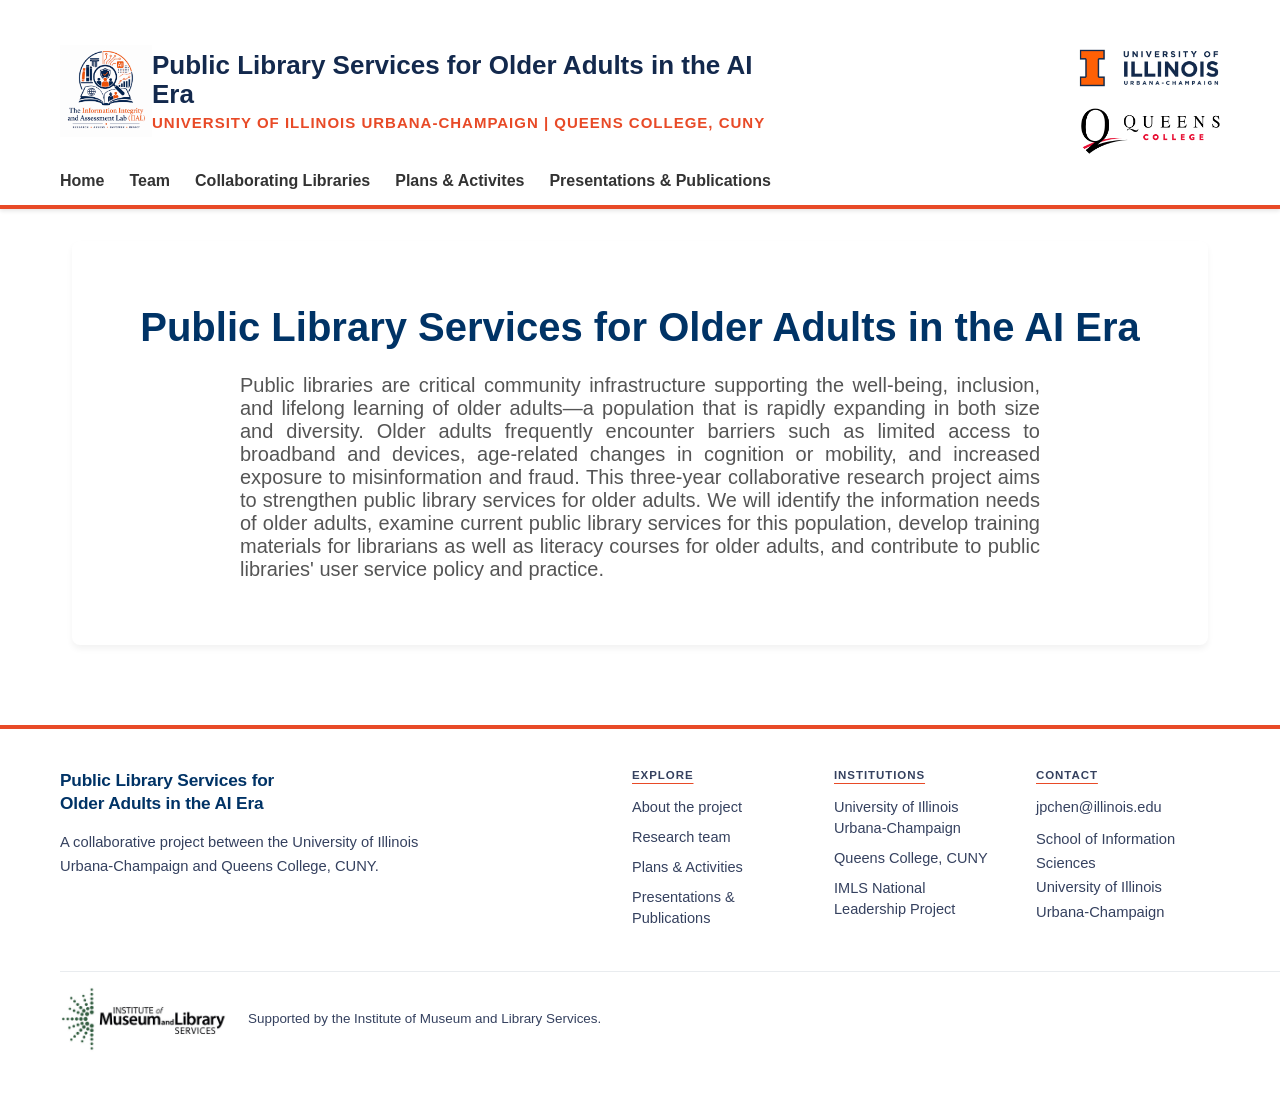
<file: html/index.html>
<!DOCTYPE html>
<html lang="en">
<head>
    <meta charset="UTF-8">
    <base target="_blank">
    <meta name="viewport" content="width=device-width, initial-scale=1.0">
    <title>Public Library Services for Older Adults in the AI Era</title>
    <link rel="stylesheet" href="assets/css/main.css">
</head>
<body data-page="home">
    <div data-header></div>

    <main>
        <div class="hero">
            <h1>Public Library Services for Older Adults in the AI Era</h1>
            <p class="lab-statement">Public libraries are critical community infrastructure supporting the well-being, inclusion, and lifelong learning of older adults—a population that is rapidly expanding in both size and diversity. Older adults frequently encounter barriers such as limited access to broadband and devices, age-related changes in cognition or mobility, and increased exposure to misinformation and fraud. This three-year collaborative research project aims to strengthen public library services for older adults. We will identify the information needs of older adults, examine current public library services for this population, develop training materials for librarians as well as literacy courses for older adults, and contribute to public libraries' user service policy and practice.</p>
        </div>

        <!-- <div class="recruit-info">
            Please contact Dr. Jiangping Chen (<a href="mailto:jpchen@illinois.edu">jpchen@illinois.edu</a>) if you are interested in joining our team. Email your resume to her before you ask for an appointment.
        </div> -->
    </main>

    <div data-footer></div>

    <script src="assets/js/main-header.js" defer></script>
</body>
</html>
</file>
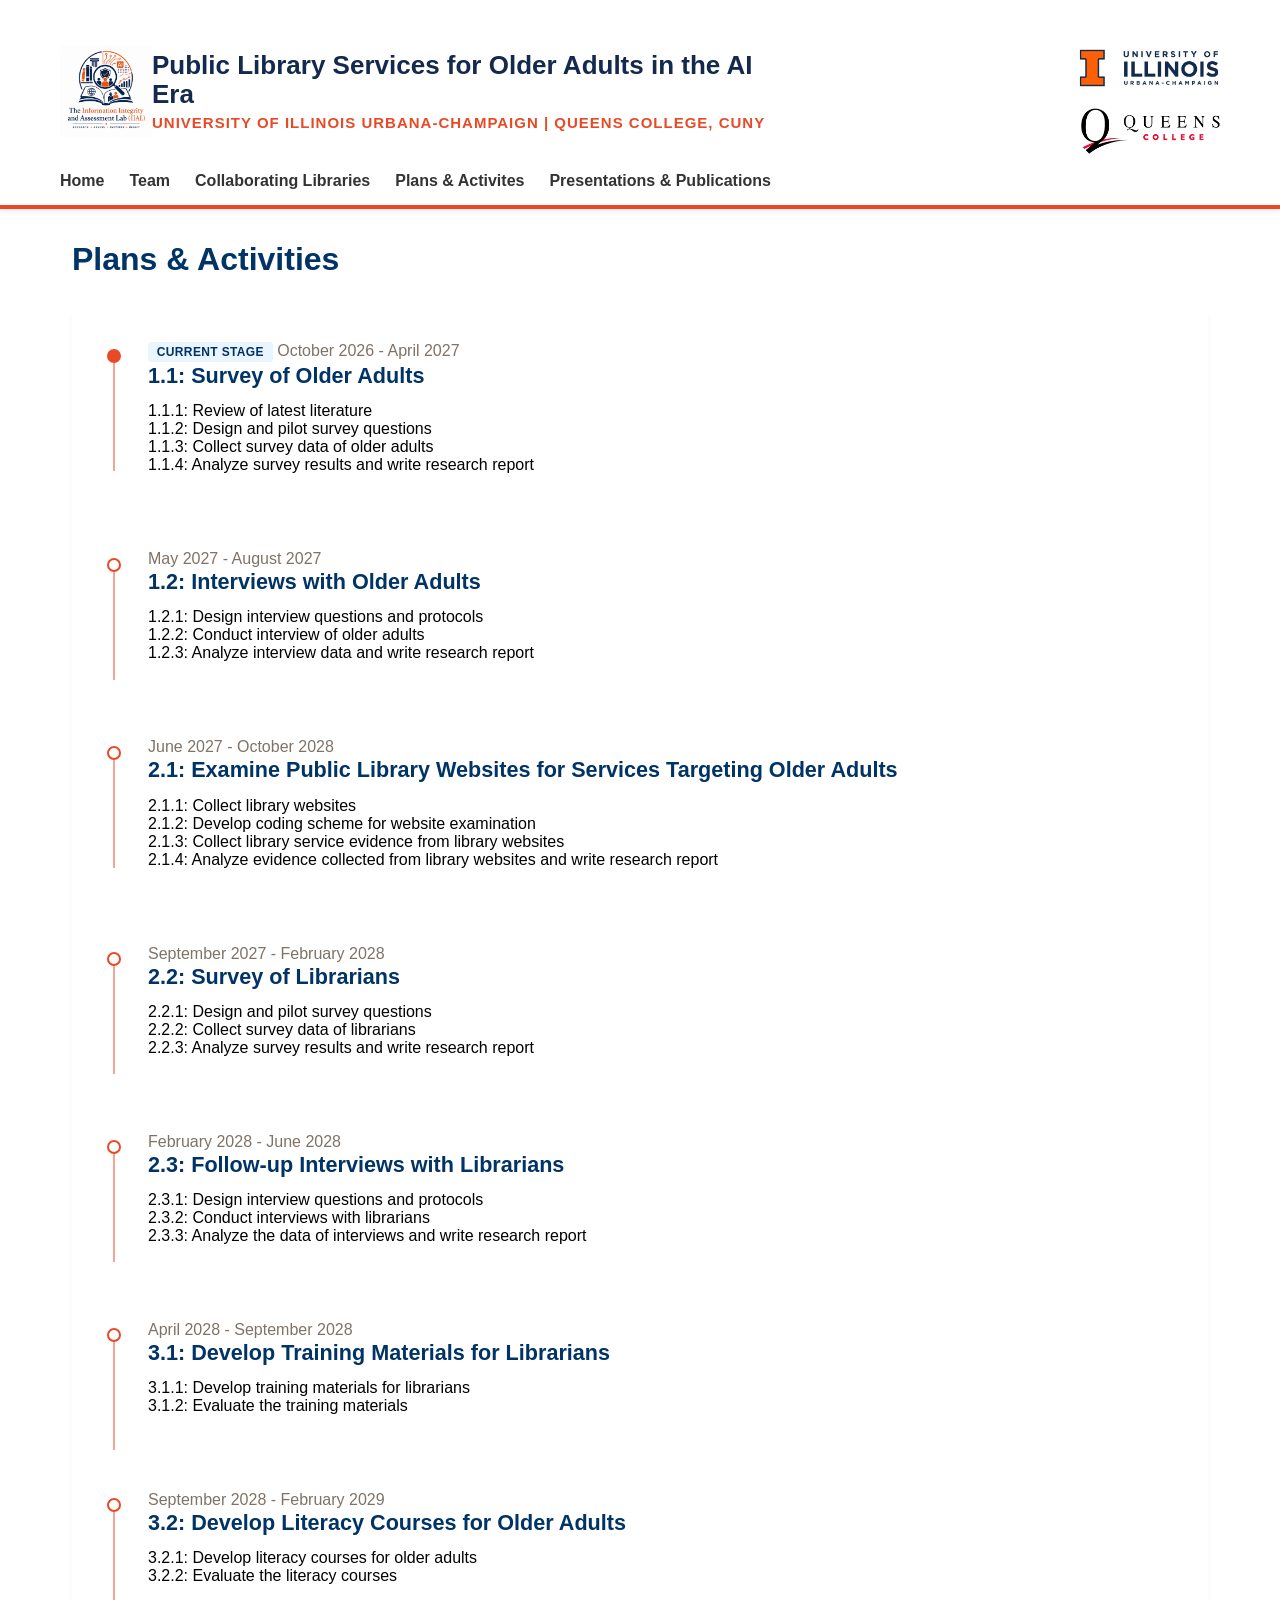
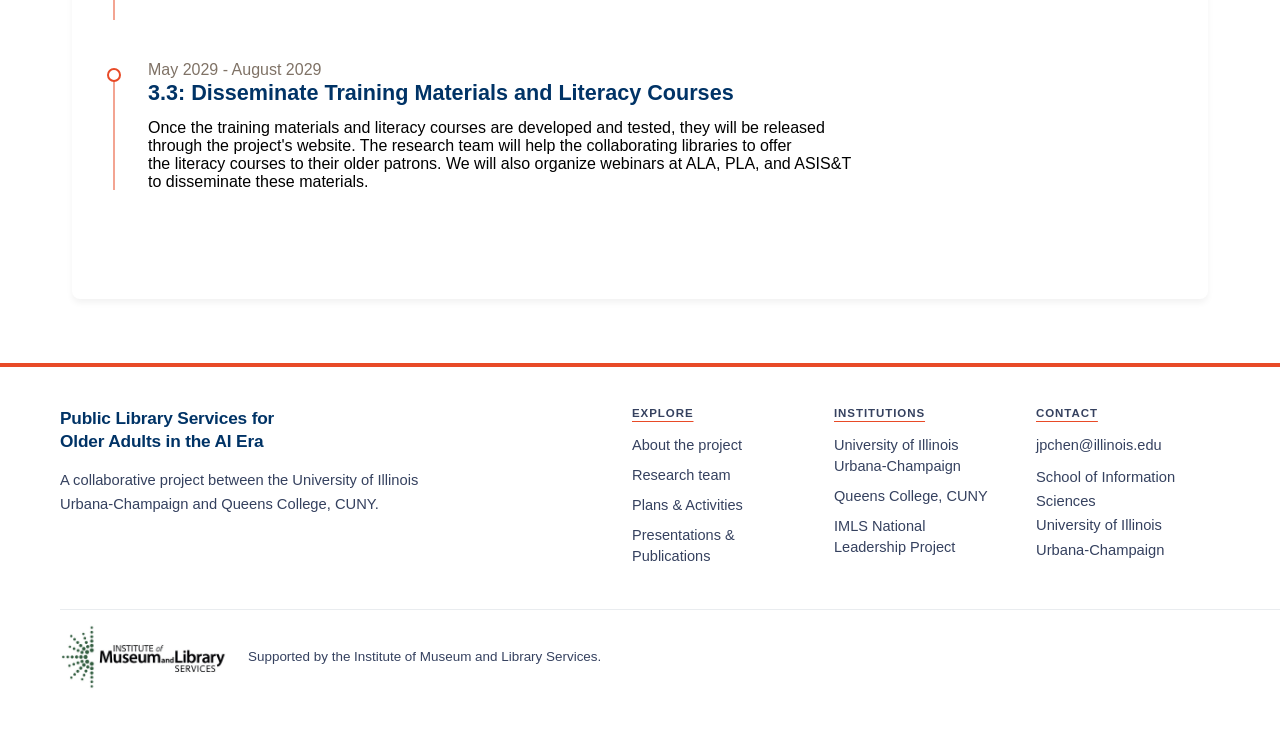
<file: html/about.html>
<!DOCTYPE html>
<html lang="en">
<head>
    <meta charset="UTF-8">
    <base target="_blank">
    <meta name="viewport" content="width=device-width, initial-scale=1.0">
    <title>Project Timeline - Public Library Services for Older Adults in the AI Era</title>
    <link rel="stylesheet" href="assets/css/main.css">
</head>

<body data-page="about">
    <div data-header></div>

    <main class="timeline-page">
        <header class="timeline-page__header">
            <h1>Plans & Activities</h1>
        </header>

        <section class="project-timeline" aria-label="Project timeline">

            <article class="timeline-item timeline-item--current">
                <div class="timeline-marker" aria-hidden="true"></div>
                <div class="timeline-item__content">
                    <div class="timeline-item__meta">
                        <span class="timeline-status">Current stage</span>
                        <time datetime="2026-10/2027-04">October 2026 - April 2027</time>
                    </div>
                    <h2>1.1: Survey of Older Adults</h2>
                    <p>
                        1.1.1: Review of latest literature<br>
                        1.1.2: Design and pilot survey questions<br>
                        1.1.3: Collect survey data of older adults<br>
                        1.1.4: Analyze survey results and write research report<br>
                    </p>
                </div>
            </article>

            <article class="timeline-item">
                <div class="timeline-marker" aria-hidden="true"></div>
                <div class="timeline-item__content">
                    <div class="timeline-item__meta">
                        <time datetime="2027-05/2027-08">May 2027 - August 2027</time>
                    </div>
                    <h2>1.2: Interviews with Older Adults</h2>
                    <p>
                        1.2.1: Design interview questions and protocols<br>
                        1.2.2: Conduct interview of older adults<br>
                        1.2.3: Analyze interview data and write research report<br>
                    </p>
                </div>
            </article>

            <article class="timeline-item">
                <div class="timeline-marker" aria-hidden="true"></div>
                <div class="timeline-item__content">
                    <div class="timeline-item__meta">
                        <time datetime="2027-06/2028-10">June 2027 - October 2028</time>
                    </div>
                    <h2>2.1: Examine Public Library Websites for Services Targeting Older Adults</h2>
                    <p>
                        2.1.1: Collect library websites<br>
                        2.1.2: Develop coding scheme for website examination<br>
                        2.1.3: Collect library service evidence from library websites<br>
                        2.1.4: Analyze evidence collected from library websites and write research report<br>
                    </p>
                </div>
            </article>

            <article class="timeline-item">
                <div class="timeline-marker" aria-hidden="true"></div>
                <div class="timeline-item__content">
                    <div class="timeline-item__meta">
                        <time datetime="2027-09/2028-02">September 2027 - February 2028</time>
                    </div>
                    <h2>2.2: Survey of Librarians</h2>
                    <p>
                        2.2.1: Design and pilot survey questions<br>
                        2.2.2: Collect survey data of librarians<br>
                        2.2.3: Analyze survey results and write research report<br>
                    </p>
                </div>
            </article>

            <article class="timeline-item">
                <div class="timeline-marker" aria-hidden="true"></div>
                <div class="timeline-item__content">
                    <div class="timeline-item__meta">
                        <time datetime="2028-02/2028-06">February 2028 - June 2028</time>
                    </div>
                    <h2>2.3: Follow-up Interviews with Librarians</h2>
                    <p>
                        2.3.1: Design interview questions and protocols<br>
                        2.3.2: Conduct interviews with librarians<br>
                        2.3.3: Analyze the data of interviews and write research report<br>
                    </p>
                </div>
            </article>

            <article class="timeline-item">
                <div class="timeline-marker" aria-hidden="true"></div>
                <div class="timeline-item__content">
                    <div class="timeline-item__meta">
                        <time datetime="2028-04/2028-09">April 2028 - September 2028</time>
                    </div>
                    <h2>3.1: Develop Training Materials for Librarians</h2>
                    <p>
                        3.1.1: Develop training materials for librarians<br>
                        3.1.2: Evaluate the training materials<br>

                    </p>
                </div>
            </article>

            <article class="timeline-item">
                <div class="timeline-marker" aria-hidden="true"></div>
                <div class="timeline-item__content">
                    <div class="timeline-item__meta">
                        <time datetime="2028-09/2029-02">September 2028 - February 2029</time>
                    </div>
                    <h2>3.2: Develop Literacy Courses for Older Adults</h2>
                    <p>
                        3.2.1: Develop literacy courses for older adults<br>
                        3.2.2: Evaluate the literacy courses<br>
                    </p>
                </div>
            </article>

            <article class="timeline-item">
                <div class="timeline-marker" aria-hidden="true"></div>
                <div class="timeline-item__content">
                    <div class="timeline-item__meta">
                        <time datetime="2029-05/2029-08">May 2029 - August 2029</time>
                    </div>
                    <h2>3.3: Disseminate Training Materials and Literacy Courses</h2>
                    <p>
                        Once the training materials and literacy courses are developed and tested, they will be released <br>through the project's website. The research team will help the collaborating libraries to offer <br>the literacy courses to their older patrons. We will also organize webinars at ALA, PLA, and ASIS&T <br>to disseminate these materials.  
                    </p>
                </div>
            </article>

        </section>
    </main>

    <div data-footer></div>
    <script src="assets/js/main-header.js" defer></script>
</body>
</html>
</file>
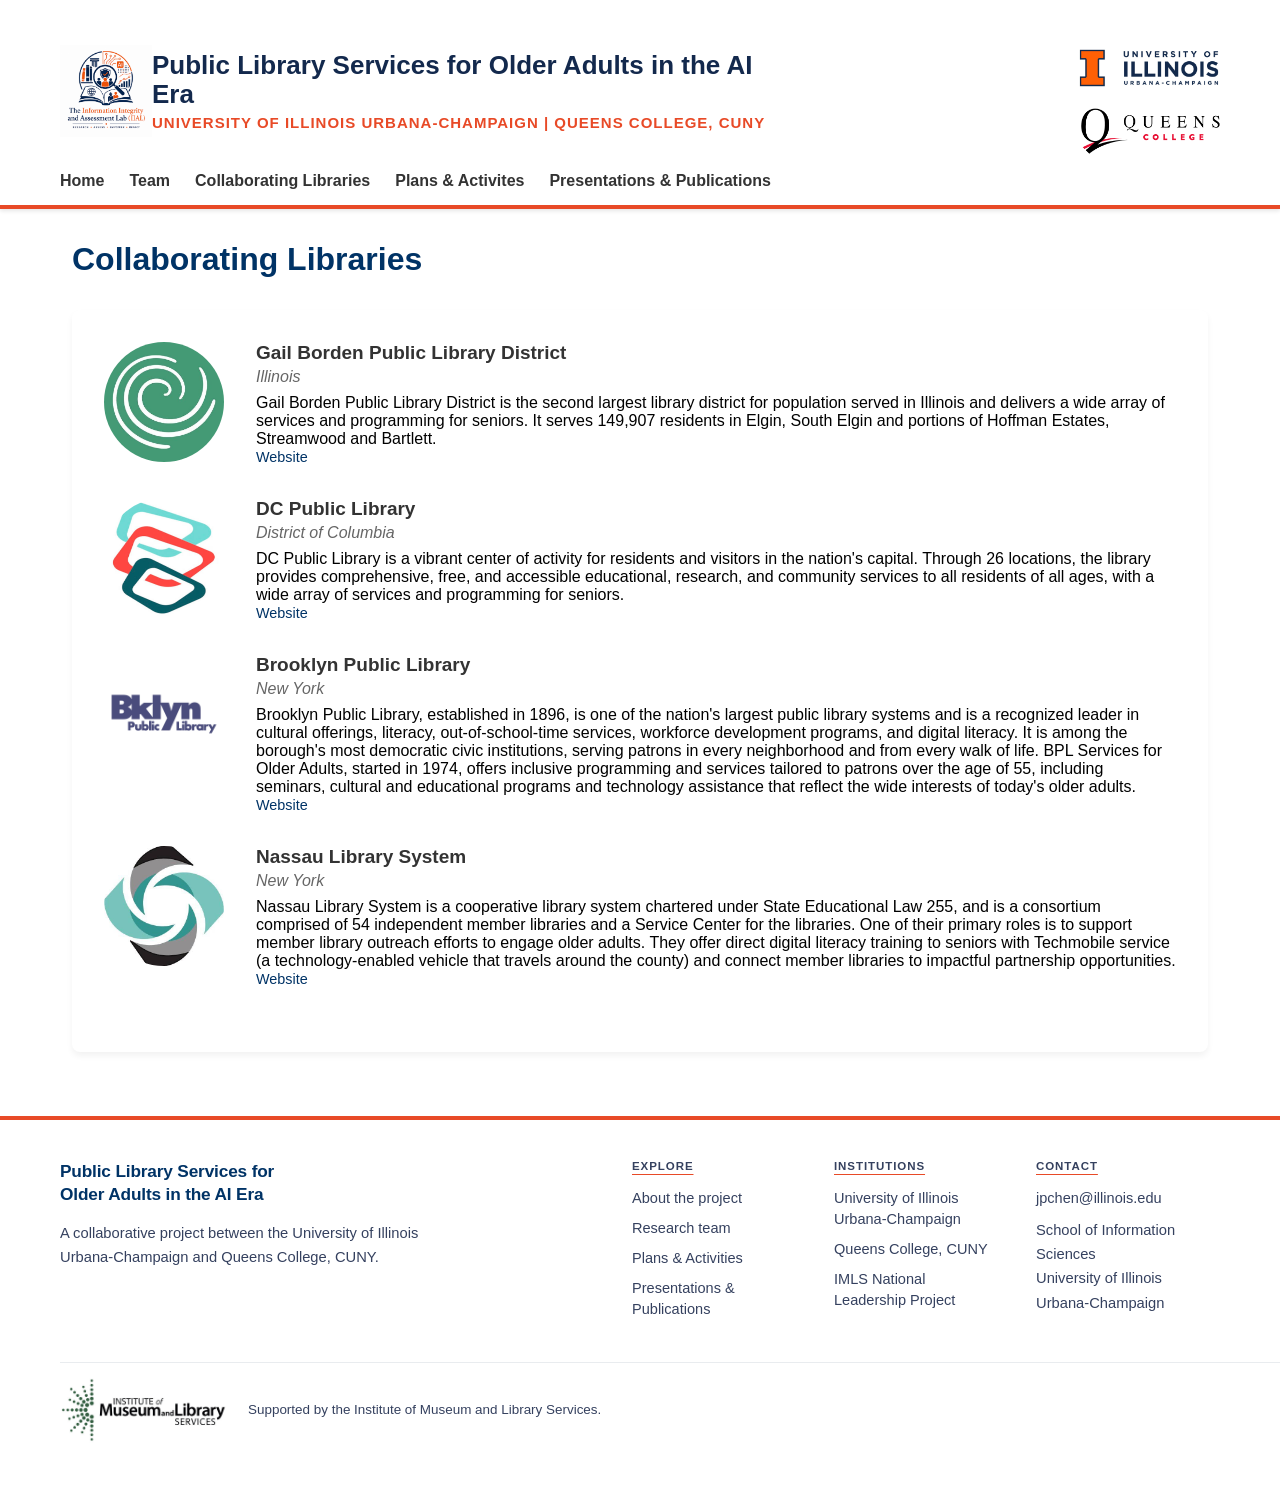
<file: html/libraries.html>
<!DOCTYPE html>
<html lang="en">
<head>
    <meta charset="UTF-8">
    <base target="_blank">
    <meta name="viewport" content="width=device-width, initial-scale=1.0">
    <title>People - Information Integrity and Assessment Lab</title>
    <link rel="stylesheet" href="assets/css/main.css">
</head>
<body data-page="people">
    <div data-header></div>

    <main>
        <h1>Collaborating Libraries</h1>

        <section>
            <!-- <h2>Collaborating Libraries</h2> -->
            <div class="person-card">
                <img
                    class="avatar"
                    src="assets/images/gail-borden.jpeg"
                    alt="Gail Borden Public Library District"
                >
                <div class="person-info">
                    <h3>
                        <a href="https://www.gailborden.info/about-the-library">Gail Borden Public Library District</a>
                    </h3>
                    <span class="person-title">Illinois</span>
                    <p>Gail Borden Public Library District is the second largest library district for population served in Illinois and delivers a wide array of services and programming for seniors. It serves 149,907 residents in Elgin, South Elgin and portions of Hoffman Estates, Streamwood and Bartlett. </p>
                    <div class="person-links">
                        <a href="https://www.gailborden.info/about-the-library">Website</a>
                    </div>
                </div>
            </div>

            <div class="person-card">
                <img
                    class="avatar"
                    src="assets/images/dc-library.jpeg"
                    alt="DC Public Library"
                >
                <div class="person-info">
                    <h3>
                        <a href="https://www.dclibrary.org/">DC Public Library</a>
                    </h3>
                    <span class="person-title">District of Columbia</span>
                    <p>DC Public Library is a vibrant center of activity for residents and visitors in the nation's capital. Through 26 locations, the library provides comprehensive, free, and accessible educational, research, and community services to all residents of all ages, with a wide array of services and programming for seniors.</p>
                    <div class="person-links">
                        <a href="https://www.dclibrary.org/">Website</a>
                    </div>
                </div>
            </div>

            <div class="person-card">
                <img
                    class="avatar"
                    src="assets/images/brooklyn-library.webp"
                    alt="Brooklyn Public Library"
                >
                <div class="person-info">
                    <h3>
                        <a href="https://www.bklynlibrary.org/">Brooklyn Public Library</a>
                    </h3>
                    <span class="person-title">New York</span>
                    <p>Brooklyn Public Library, established in 1896, is one of the nation's largest public library systems and is a recognized leader in cultural offerings, literacy, out-of-school-time services, workforce development programs, and digital literacy. It is among the borough's most democratic civic institutions, serving patrons in every neighborhood and from every walk of life. BPL Services for Older Adults, started in 1974, offers inclusive programming and services tailored to patrons over the age of 55, including seminars, cultural and educational programs and technology assistance that reflect the wide interests of today's older adults.</p>
                    <div class="person-links">
                        <a href="https://www.bklynlibrary.org/">Website</a>
                    </div>
                </div>
            </div>

            <div class="person-card">
                <img
                    class="avatar"
                    src="assets/images/nassau-library.jpeg"
                    alt="Nassau Public Library"
                >
                <div class="person-info">
                    <h3>
                        <a href="https://nassaulibrary.org/">Nassau Library System</a>
                    </h3>
                    <span class="person-title">New York</span>
                    <p>Nassau Library System is a cooperative library system chartered under State Educational Law 255, and is a consortium comprised of 54 independent member libraries and a Service Center for the libraries. One of their primary roles is to support member library outreach efforts to engage older adults. They offer direct digital literacy training to seniors with Techmobile service (a technology-enabled vehicle that travels around the county) and connect member libraries to impactful partnership opportunities.</p>
                    <div class="person-links">
                        <a href="https://nassaulibrary.org/">Website</a>
                    </div>
                </div>
            </div>
        </section>

    </main>

    <div data-footer></div>

    <script src="assets/js/main-header.js" defer></script>
</body>
</html>
</file>
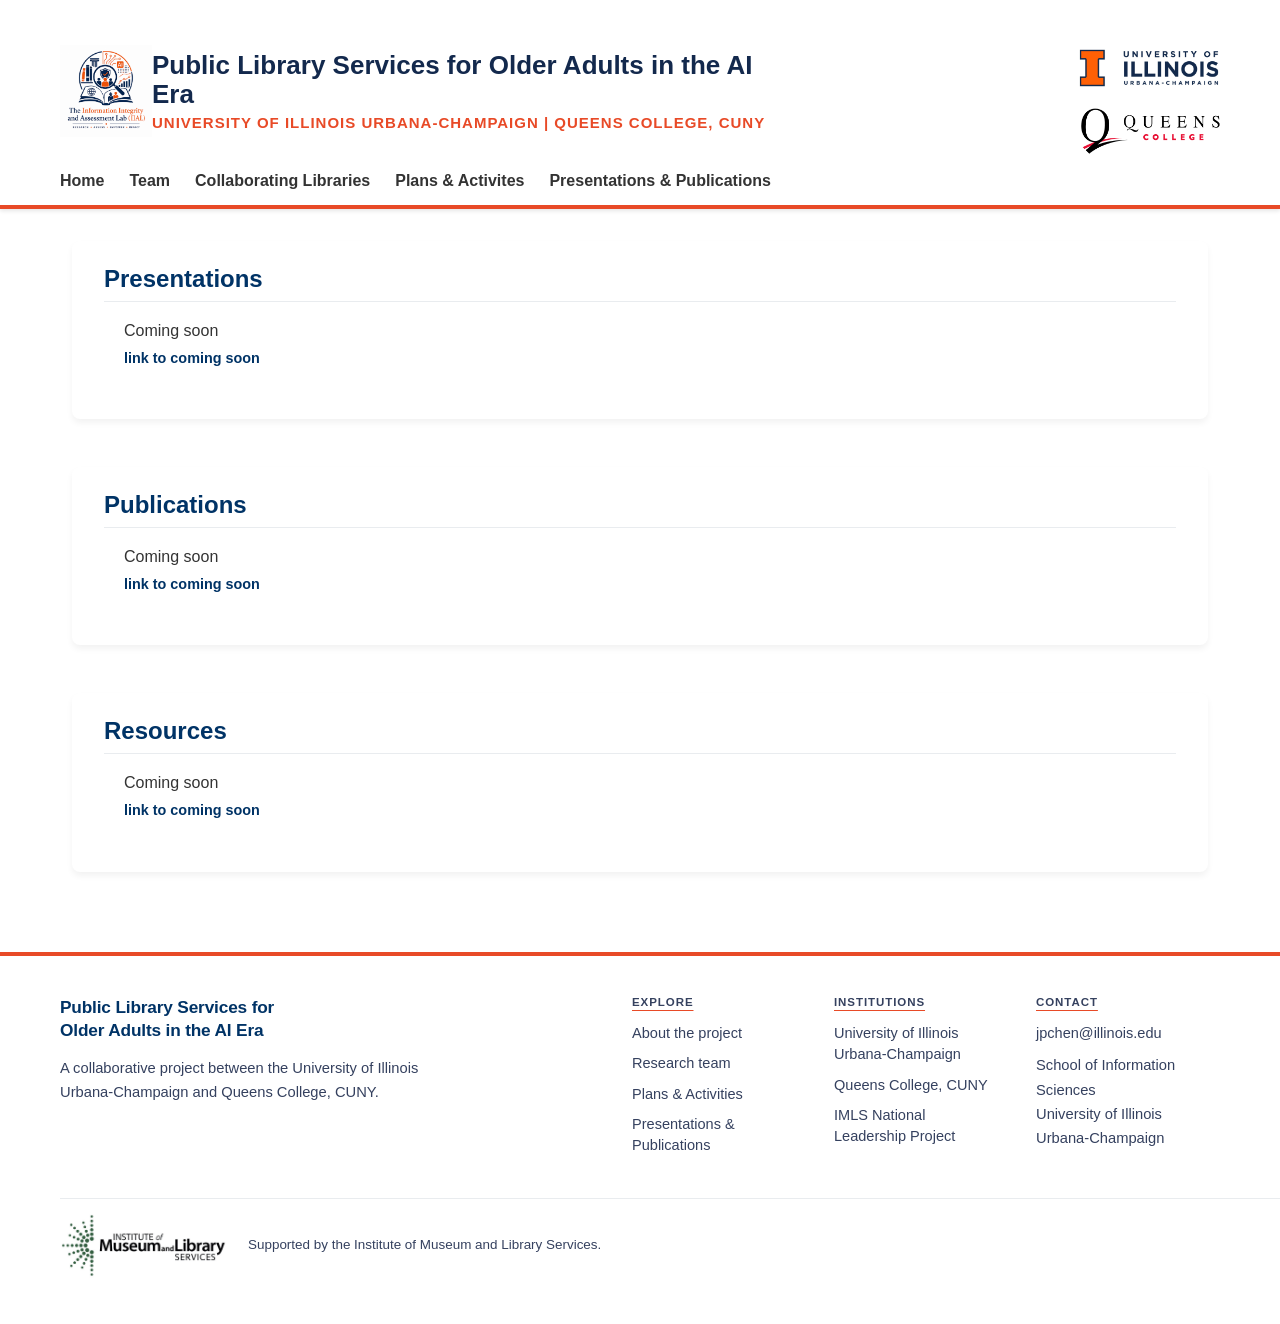
<file: html/publications.html>
<!DOCTYPE html>
<html lang="en">
<head>
    <meta charset="UTF-8">
    <base target="_blank">
    <meta name="viewport" content="width=device-width, initial-scale=1.0">
    <title>Publications - Information Integrity and Assessment Lab</title>
    <link rel="stylesheet" href="assets/css/main.css">
</head>
<body data-page="publications">
    <div data-header></div>

    <main>
        <!-- <h1>Presentations</h1> -->

        <section class="pub-category">
            <h2>Presentations</h2>
            <ul class="pub-list">
                <li><article class="pub-content">
                    <p class="pub-citation">Coming soon</p>
                    <a class="pub-link" href="https://doi.org/10.47989/ir31iConf64186">link to coming soon</a>
                </article></li>
                <!-- <li><article class="pub-content">
                    <p class="pub-citation">Chung, H.-H. & Chen, J. (2025). Misinformation detection: datasets, models and performance. Online Information Review, 49(3), 570-584.</p>
                    <a class="pub-link" href="https://doi.org/10.1108/OIR-06-2024-0388">https://doi.org/10.1108/OIR-06-2024-0388</a>
                </article></li>
                <li><article class="pub-content">
                    <p class="pub-citation">Ogbadu-Oladapo, L., Chung, H., Li, J., & Chen, J. (2023). An investigation of the use of theories in misinformation studies. Proceedings of 2023 annual conference of the American Society for Information Science and Technology, 60(1), 303-313. London, UK, October 27-31.</p>
                    <a class="pub-link" href="https://doi.org/10.1002/pra2.790">https://doi.org/10.1002/pra2.790</a>
                </article></li>
                <li><article class="pub-content">
                    <p class="pub-citation">Nguyen, H., Ogbadu-Oladapo, L., Irhamni, A., Chen, H., & Chen, J. (2023). Fighting misinformation: where are we and where to go? Proceedings of iConference 2023, 371-394. Barcelona, Spain, March 27-29.</p>
                    <a class="pub-link" href="https://dl.acm.org/doi/abs/10.1007/978-3-031-28035-1_27">https://dl.acm.org/doi/abs/10.1007/978-3-031-28035-1_27</a>
                </article></li>
                <li><article class="pub-content">
                    <p class="pub-citation">Chen, J. (2020). Beyond information organization and evaluation: how can information scientists contribute to independent thinking. Data and Information Management, 4(3), 171-176.</p>
                    <a class="pub-link" href="https://doi.org/10.2478/dim-2020-0017">https://doi.org/10.2478/dim-2020-0017</a>
                </article></li> -->
            </ul>
        </section>

        <section class="pub-category">
            <h2>Publications</h2>
            <ul class="pub-list">
                <li><article class="pub-content">
                    <p class="pub-citation">Coming soon</p>
                    <a class="pub-link" href="https://doi.org/10.47989/ir31iConf64186">link to coming soon</a>
                </article></li>
            </ul>
        </section>

        <section class="pub-category">
            <h2>Resources</h2>
            <ul class="pub-list">
                <li><article class="pub-content">
                    <p class="pub-citation">Coming soon</p>
                    <a class="pub-link" href="https://doi.org/10.47989/ir31iConf64186">link to coming soon</a>
                </article></li>
            </ul>
        </section>
    </main>

    <div data-footer></div>

    <script src="assets/js/main-header.js" defer></script>
</body>
</html>
</file>
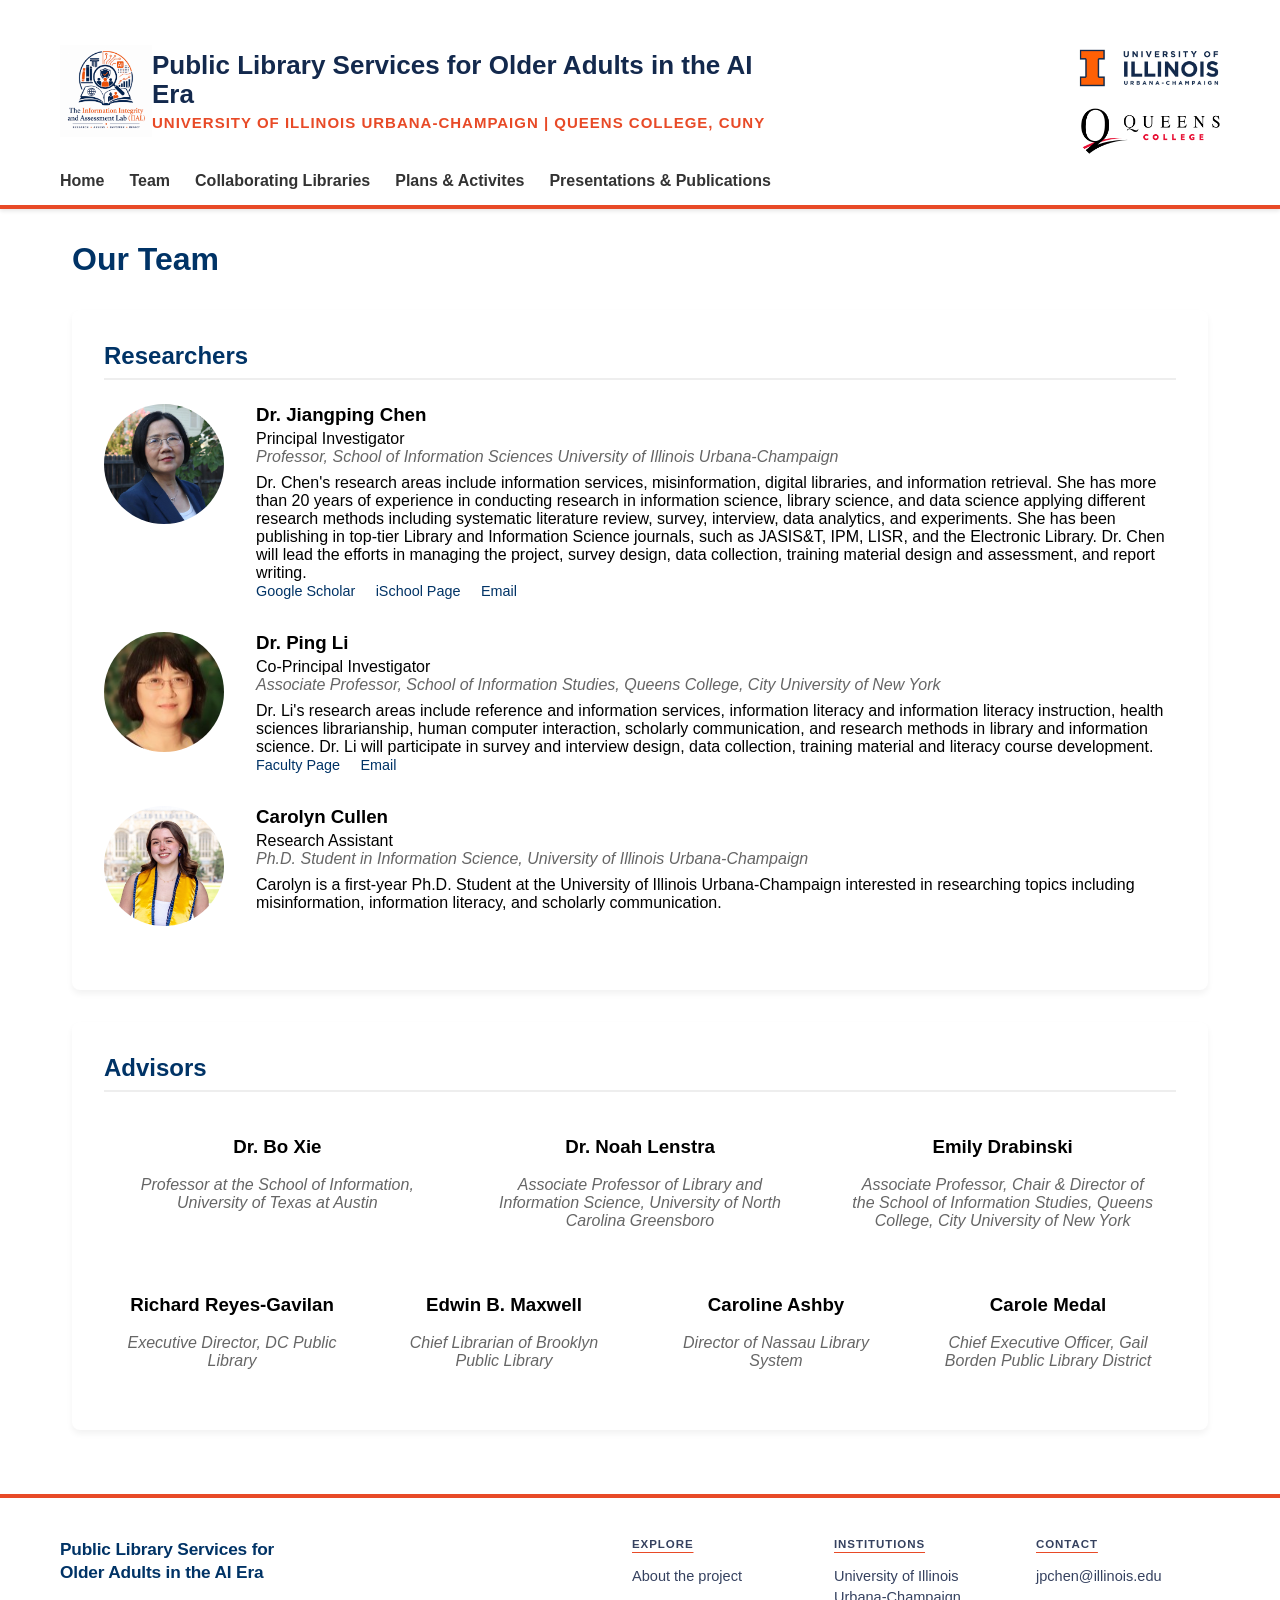
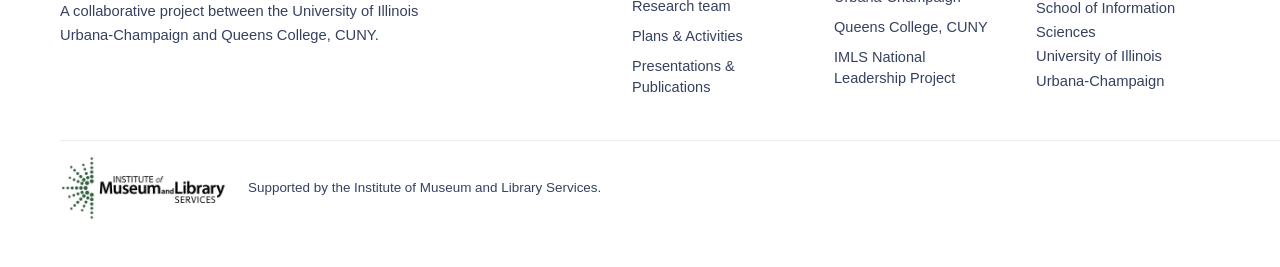
<file: html/team.html>
<!DOCTYPE html>
<html lang="en">
<head>
    <meta charset="UTF-8">
    <base target="_blank">
    <meta name="viewport" content="width=device-width, initial-scale=1.0">
    <title>People - Information Integrity and Assessment Lab</title>
    <link rel="stylesheet" href="assets/css/main.css">
</head>
<body data-page="people">
    <div data-header></div>

    <main>
        <h1>Our Team</h1>

        <section>
            <h2>Researchers</h2>
            <div class="person-card">
                <img
                    class="avatar"
                    src="assets/images/jiangping-chen.jpg"
                    alt="Dr. Jiangping Chen"
                >
                <div class="person-info">
                    <h3>Dr. Jiangping Chen</h3>
                    <div class="person-role">Principal Investigator</div>
                    <span class="person-title">Professor, School of Information Sciences University of Illinois Urbana-Champaign</span>
                    <p>Dr. Chen's research areas include information services, misinformation, digital libraries, and information retrieval. She has more than 20 years of experience in conducting research in information science, library science, and data science applying different research methods including systematic literature review, survey, interview, data analytics, and experiments. She has been publishing in top-tier Library and Information Science journals, such as JASIS&T, IPM, LISR, and the Electronic Library. Dr. Chen will lead the efforts in managing the project, survey design, data collection, training material design and assessment, and report writing.  </p>
                    <div class="person-links">
                        <a href="https://scholar.google.com/citations?user=IVbpY4kAAAAJ&hl=en">Google Scholar</a>
                        <a href="https://ischool.illinois.edu/people/jiangping-chen">iSchool Page</a>
                        <a href="mailto:jpchen@illinois.edu">Email</a>
                    </div>
                </div>
            </div>
            <div class="person-card">
                <img
                    class="avatar"
                    src="assets/images/ping-li.jpeg"
                    alt="Dr. Ping Li"
                >
                <div class="person-info">
                    <h3>Dr. Ping Li</h3>
                    <div class="person-role">Co-Principal Investigator</div>
                    <span class="person-title">Associate Professor, School of Information Studies, Queens College, City University of New York</span>
                    <p>Dr. Li's research areas include reference and information services, information literacy and information literacy instruction, health sciences librarianship, human computer interaction, scholarly communication, and research methods in library and information science. Dr. Li will participate in survey and interview design, data collection, training material and literacy course development.</p>
                    <div class="person-links">
                        <a href="https://sites.google.com/view/qcsis/people/faculty/research-faculty/ping-li?pli=1&authuser=0">Faculty Page</a>
                        <a href="mailto:Ping.Li@qc.cuny.edu">Email</a>
                    </div>
                </div>
            </div>
            <div class="person-card">
                <img
                    class="avatar"
                    src="assets/images/carolyn-cullen.jpeg"
                    alt="Carolyn Cullen"
                >
                <div class="person-info">
                    <h3>Carolyn Cullen</h3>
                    <div class="person-role">Research Assistant</div>
                    <span class="person-title">Ph.D. Student in Information Science, University of Illinois Urbana-Champaign</span>
                    <p>Carolyn is a first-year Ph.D. Student at the University of Illinois Urbana-Champaign interested in researching topics including misinformation, information literacy, and scholarly communication.</p>
                    <div class="person-links">
                        <!-- <a href="personal website">TODO</a> -->
                    </div>
                </div>
            </div>
        </section>

        <section>
            <h2>Advisors</h2>
            <div class="grid-container">
                <div class="grid-item top-row"><h3>Dr. Bo Xie</h3><br><p class="person-title">Professor at the School of Information, University of Texas at Austin</p></div>
                <div class="grid-item top-row"><h3>Dr. Noah Lenstra</h3><br><p class="person-title">Associate Professor of Library and Information Science, University of North Carolina Greensboro</p></div>
                <div class="grid-item top-row"><h3>Emily Drabinski</h3><br><p class="person-title">Associate Professor, Chair & Director of the School of Information Studies, Queens College, City University of New York</p></div>

                <div class="grid-item bottom-row"><h3>Richard Reyes-Gavilan</h3><br><p class="person-title">Executive Director, DC Public Library</p></div>
                <div class="grid-item bottom-row"><h3>Edwin B. Maxwell</h3><br><p class="person-title">Chief Librarian of Brooklyn Public Library</p></div>
                <div class="grid-item bottom-row"><h3>Caroline Ashby</h3><br><p class="person-title">Director of Nassau Library System</p></div>
                <div class="grid-item bottom-row"><h3>Carole Medal</h3><br><p class="person-title">Chief Executive Officer, Gail Borden Public Library District</p></div>

            </div>


        </section>

        

    </main>

    <div data-footer></div>

    <script src="assets/js/main-header.js" defer></script>
</body>
</html>
</file>
<file: html/assets/css/main.css>
:root {
    --primary-color: #003366;
    --secondary-color: #00509e;
    --text-color: #333333;
    --bg-color: #f8f9fa;
    --nav-bg: #ffffff;
    --border-color: #e9ecef;
    --illini-orange: #E84A27;
    --footer-text: rgb(53, 65, 95);
}

* {
    box-sizing: border-box;
    margin: 0;
    padding: 0;
}

body {
    font-family: -apple-system, BlinkMacSystemFont, "Segoe UI", Roboto, Helvetica, Arial, sans-serif;
}

.container {
    max-width: 1200px;
    margin: 0 auto;
    padding: 0 20px;
}

/* Main Header Base */
.main-header {
    background-color: #FFFFFF;
    border-bottom: 4px solid #E84A27; /* Illini Orange */
    box-shadow: 0 2px 4px rgba(0,0,0,0.1);
    position: relative;
}

/* Header Branding Container */
.header-branding-container {
    display: flex;
    justify-content: space-between;
    align-items: center;
    padding: 28px 20px 18px 20px;
}

/* Left Side: Lab Branding */
.site-branding {
    display: flex;
    align-items: center;
    max-width: 62%;
}

.logo-link {
    text-decoration: none;
    color: #13294D; /* Illini Blue */
    display: flex;
    align-items: center;
    gap: 16px;
}

.logo {
    width: 92px;
    height: auto;
    flex-shrink: 0;
    display: block;
}

.branding-text {
    display: flex;
    flex-direction: column;
    min-width: 0;
}

.lab-title {
    font-size: 26px;
    font-weight: 700;
    margin-bottom: 4px;
    line-height: 1.15;
    color: #13294D;
}

.lab-subtitle {
    font-size: 15px;
    color: #E84A27; 
    text-transform: uppercase;
    letter-spacing: 1px;
    font-weight: 600;
}

/* School link styling */
.school-link {
    color: #E84A27;
    text-decoration: none;
    font-size: 15px;
    text-transform: uppercase;
    letter-spacing: 1px;
    font-weight: 600;
}

.school-link:hover,
.school-link:focus {
    text-decoration: underline;
}

/* Right Side: Partner Institution Logos */
.institution-logos {
    display: flex;
    flex-direction: column;
    align-items: flex-end;
    justify-content: center;
    margin-left: 58px;
    flex-shrink: 10;
}

.institution-logo-link {
    color: #13294D;
    text-decoration: none;
    display: flex;
    align-items: center;
    justify-content: flex-end;
    gap: 12px;
    font-weight: 700;
    font-size: 11px;
    text-transform: uppercase;
    line-height: 1.3;
}

.institution-logo {
    display: block;
    max-width: 180px;
    height: auto;
}

.uiuc-logo {
    height: 80px;
    width: auto;
}

.institution-logo-text {
    white-space: nowrap;
}

.queens-logo {
    max-height: 46px;
    width: auto;
}

/* Navigation Container */
.nav-container {
    display: flex;
    padding: 0 20px 15px 20px;
}

.main-nav {
    width: 100%;
}

/* Navigation Links */
.nav-links {
    list-style: none;
    display: flex;
    gap: 25px;
}

.nav-links a {
    text-decoration: none;
    color: #333333;
    font-weight: 600;
    font-size: 16px;
    transition: color 0.3s ease;
}

.nav-links a:hover {
    color: #E84A27;
}


h3 a {
    text-decoration: none;
    color: #333333;
    font-weight: 600;
    font-size: 19px;
}

h3 a:hover {
    text-decoration: underline;
    text-decoration-color: #E84A27;
    text-underline-offset: 4px;
    

}

/* Mobile Toggle */
.mobile-toggle {
    display: none;
    background: none;
    border: none;
    font-size: 28px;
    color: #13294D;
    cursor: pointer;
}

/* Responsive Design */
@media (max-width: 992px) {
    .header-branding-container {
        flex-direction: column;
        align-items: flex-start;
        gap: 20px;
    }

    .site-branding {
        max-width: 100%;
    }

    .institution-logos {
        align-items: flex-start;
        margin-left: 0;
    }

    .institution-logo-link {
        justify-content: flex-start;
    }

    .mobile-toggle {
        display: block;
        position: absolute;
        top: 25px;
        right: 20px;
    }

    .nav-links {
        display: none;
        flex-direction: column;
        width: 100%;
        gap: 15px;
        margin-top: 10px;
    }

    .nav-links.active {
        display: flex;
    }
}

main {
    max-width: 1200px;
    margin: 0 auto;
    padding: 2rem;
}

section {
    background-color: white;
    padding: 2rem;
    border-radius: 8px;
    box-shadow: 0 4px 6px rgba(0, 0, 0, 0.05);
    margin-bottom: 2rem;
}

h1 {
    color: var(--primary-color);
    margin-bottom: 2rem;
}

h2 {
    color: var(--primary-color);
    margin-bottom: 1.5rem;
    border-bottom: 2px solid #eee;
    padding-bottom: 0.5rem;
}


.hero {
    background-color: white;
    padding: 4rem 3rem;
    border-radius: 8px;
    box-shadow: 0 4px 6px rgba(0, 0, 0, 0.05);
    margin-bottom: 3rem;
    text-align: center;
}

.hero h1 {
    color: var(--primary-color);
    font-size: 2.5rem;
    margin-bottom: 1.5rem;
}

.hero p {
    font-size: 1.25rem;
    max-width: 800px;
    margin: 0 auto;
    color: #555;
}

.hero .lab-statement {
    text-align: justify;
    text-justify: inter-word;
}

.recruit-info {
    font-size: 1.1rem;
    max-width: 800px;
    margin: -1.25rem auto 0;
    color: #555;
    text-align: justify;
    text-justify: inter-word;
}

.recruit-info a {
    color: var(--primary-color);
}

.contact-grid {
    display: grid;
    grid-template-columns: 1fr 1fr;
    gap: 2rem;
}

.contact-info p {
    margin-bottom: 1rem;
}

.person-card {
    display: flex;
    gap: 2rem;
    margin-bottom: 2rem;
    align-items: flex-start;
}

.avatar {
    width: 120px;
    height: 120px;
    background-color: var(--border-color);
    border-radius: 50%;
    display: flex;
    align-items: center;
    justify-content: center;
    color: #adb5bd;
    font-size: 3rem;
    flex-shrink: 0;
}

.person-info h3 {
    margin-bottom: 0.25rem;
}

.person-title {
    color: #666;
    font-style: italic;
    margin-bottom: 0.5rem;
    display: block;
}

.person-links a {
    color: var(--primary-color);
    text-decoration: none;
    margin-right: 1rem;
    font-size: 0.9rem;
}

.person-links a:hover {
    text-decoration: underline;
}

.project-card {
    border-left: 4px solid var(--primary-color);
    padding-left: 1.5rem;
    margin-bottom: 2.5rem;
}

.project-card h2 {
    color: var(--primary-color);
    margin-bottom: 0.5rem;
    border: none;
    padding: 0;
}

.sponsor {
    display: inline-block;
    background-color: var(--border-color);
    padding: 0.2rem 0.6rem;
    border-radius: 4px;
    font-size: 0.85rem;
    font-weight: bold;
    color: #495057;
    margin-bottom: 1rem;
}

.project-links {
    margin-top: 1rem;
}

.btn {
    display: inline-block;
    padding: 0.4rem 1rem;
    background-color: var(--primary-color);
    color: white;
    text-decoration: none;
    border-radius: 4px;
    font-size: 0.9rem;
    margin-right: 0.5rem;
}

.btn:hover {
    background-color: #002244;
}

.btn-outline {
    background-color: transparent;
    border: 1px solid var(--primary-color);
    color: var(--primary-color);
}

.btn-outline:hover {
    background-color: var(--primary-color);
    color: white;
}

.pub-category {
    margin-bottom: 3rem;
    padding-top: 1.5rem;
}

.pub-category h2 {
    margin-bottom: 0.5rem;
    padding-bottom: 0;
    border: 0;
}

.pub-list {
    padding: 0;
    margin: 0;
    border-top: 1px solid var(--border-color);
    list-style: none;
}

.pub-content {
    margin: 0;
    padding: 1rem 0 1rem 1.25rem;
    font-size: 1rem;
    line-height: 1.65;
}

.pub-citation {
    color: var(--text-color);
}

.pub-link {
    display: inline-block;
    margin-top: 0.15rem;
    color: var(--primary-color);
    font-size: 0.9rem;
    font-weight: 700;
    text-decoration: none;
}

.pub-link:hover,
.pub-link:focus {
    color: #E84A27;
    text-decoration: underline;
}

@media (max-width: 768px) {
    nav {
        flex-direction: column;
        gap: 1rem;
    }

    .nav-links {
        gap: 1rem;
        flex-wrap: wrap;
        justify-content: center;
    }

    .contact-grid {
        grid-template-columns: 1fr;
    }

    .person-card {
        flex-direction: column;
        gap: 1rem;
        align-items: center;
        text-align: center;
    }
}

/* table styling */
    .grid-container {
      display: grid;
      /* 12 columns allow clean fractional scaling for groups of 3 and 4 */
      grid-template-columns: repeat(12, 1fr);
      gap: 16px;
      max-width: 1800px;
      margin: 0 auto;
    }

    .grid-item {
      /* background-color: #3b82f6;
      color: white; */
      padding: 20px;
      text-align: center;
      /* font-family: sans-serif;
      border-radius: 8px; */
    }

    /* TOP ROW (3 Items): Each item spans 4 columns (4 x 3 = 12) */
    .top-row {
        grid-column: span 4;
    }

    /* Center the top row: Shift the first item right by 0.5 item widths (2 grid tracks) */
    /* This leaves 2 tracks open on the left and 2 tracks open on the right */
    .top-row:first-child {
      grid-column-start: 3;
      grid-column: span 4;
    }

    /* BOTTOM ROW (4 Items): Each item spans 3 columns (3 x 4 = 12) */
    .bottom-row {
      grid-column: span 3;
    }

/* footer from other draft */

.site-footer {
    width: 100%;
    max-width: none;
    margin: 0;
    padding: 0;
    background: var(--nav-bg);
    text-align: left;
    border-top: 4px solid #E84A27; /* Illini Orange */
}

.site-footer__grid {
    display: grid;
    grid-template-columns: minmax(530px, 2fr) repeat(4, minmax(160px, 0.8fr));
    gap: 42px;
    padding-block: 40px 40px;
}

.site-footer__intro {
    max-width: 410px;
}

.site-footer__title {
    display: inline-block;
    margin-bottom: 14px;
    color: var(--primary-color);
    font-family: Montserrat, "Arial Black", Arial, sans-serif;
    font-size: 1.08rem;
    font-weight: 600;
    line-height: 1.35;
    letter-spacing: -0.01em;
    text-decoration: none;
    /* text-decoration-line: underline;
    text-decoration-color: var(--illini-orange);
    text-underline-offset: 4px; */
}

.site-footer__intro p,
.site-footer__group p {
    margin: 0;
    color: rgb(53, 65, 95);
    font-size: 0.92rem;
    font-weight: 400;
    line-height: 1.65;
}

.site-footer__group {
    display: flex;
    flex-direction: column;
    align-items: flex-start;
    gap: 9px;
}

.site-footer__group h2 {
    margin: 0 0 5px;
    padding: 0;
    border: 0;
    color: var(--footer-text);
    font-family: Montserrat, "Arial Black", Arial, sans-serif;
    font-size: 0.72rem;
    font-weight: 700;
    letter-spacing: 0.08em;
    line-height: 1.2;
    text-transform: uppercase;
    text-decoration-line: underline;
    text-decoration-color: var(--illini-orange);
    text-underline-offset: 4px;
}

.site-footer__group a {
    color: var(--footer-text);
    font-size: 0.91rem;
    font-weight: 400;
    line-height: 1.45;
    text-decoration: none;
}

.site-footer__group a:hover,
.site-footer__group a:focus-visible,
.site-footer__title:hover,
.site-footer__title:focus-visible {
    text-decoration: underline;
    text-decoration-color: var(--illini-orange);
    text-underline-offset: 4px;
}


.site-footer__sponsor {
    grid-column: 1 / -1;
    display: flex;
    align-items: center;
    gap: 18px;
    padding-top: 8px;
    border-top: 1px solid var(--border-color);
}

.site-footer__sponsor a {
    display: inline-block;
    flex-shrink: 0;
}

.imls-logo {
    display: block;
    width: 170px;
    max-width: 100%;
    height: auto;
}

.site-footer__sponsor p {
    margin: 0;
    color: var(--footer-text);
    font-size: 0.84rem;
    line-height: 1.5;
}

.site-footer__bottom {
    width: 100%;
    border-top: 1px solid rgba(255, 255, 255, 0.13);
}

.site-footer__bottom-inner {
    display: flex;
    justify-content: space-between;
    gap: 24px;
    padding-block: 17px;
}

.site-footer__bottom p {
    margin: 0;
    color: #94a8b8;
    font-size: 0.79rem;
    line-height: 1.45;
}

/* timeline things */
/* .timeline-page {
    width: min(1000px, calc(100% - 40px));
    margin: 10px auto;
} */

.timeline-item {
    position: relative;
    display: block;
    margin: 0;
    padding: 0 2.75rem 2.75rem;
    background: transparent;
}

.timeline-marker {
    position: absolute;
    top: .45rem;
    left: 0.2rem;
    width: 14px;
    height: 14px;
    border: 2px solid var(--illini-orange);
    border-radius: 50%;
    background: #fff;
    box-sizing: border-box;
}

.timeline-marker::before {
    content: '';
    position: absolute;
    top: 10px;          
    height: 110px;       
    left: 50%;
    transform: translateX(-50%); 
    width: 1px;
    background-color: var(--illini-orange);
}

.timeline-item--current .timeline-marker {
    background: var(--illini-orange);
}

.timeline-item__content {
    padding: 0 0 2rem;
}

.timeline-item time {
    color: #7f7266;
}

.timeline-status {
    display: inline-block;
    padding: .2rem .55rem;
    border-radius: 3px;
    background: #e9f5ff;
    color: var(--primary-color);
    font-size: .75rem;
    font-weight: 700;
    text-transform: uppercase;
    letter-spacing: .03em;
}

.timeline-item h2 {
    margin: 0 0 .75rem;
    padding: 0;
    border: 0;
    color: var(--primary-color);
    font-size: 1.35rem;
    line-height: 1.3;
}


@media (max-width: 768px) {
    .site-footer__grid {
        grid-template-columns: 1fr;
        gap: 28px;
    }

    .site-footer__sponsor {
        grid-column: auto;
        align-items: flex-start;
        flex-direction: column;
    }

    .institution-logo-text {
        white-space: normal;
    }
}
</file>
